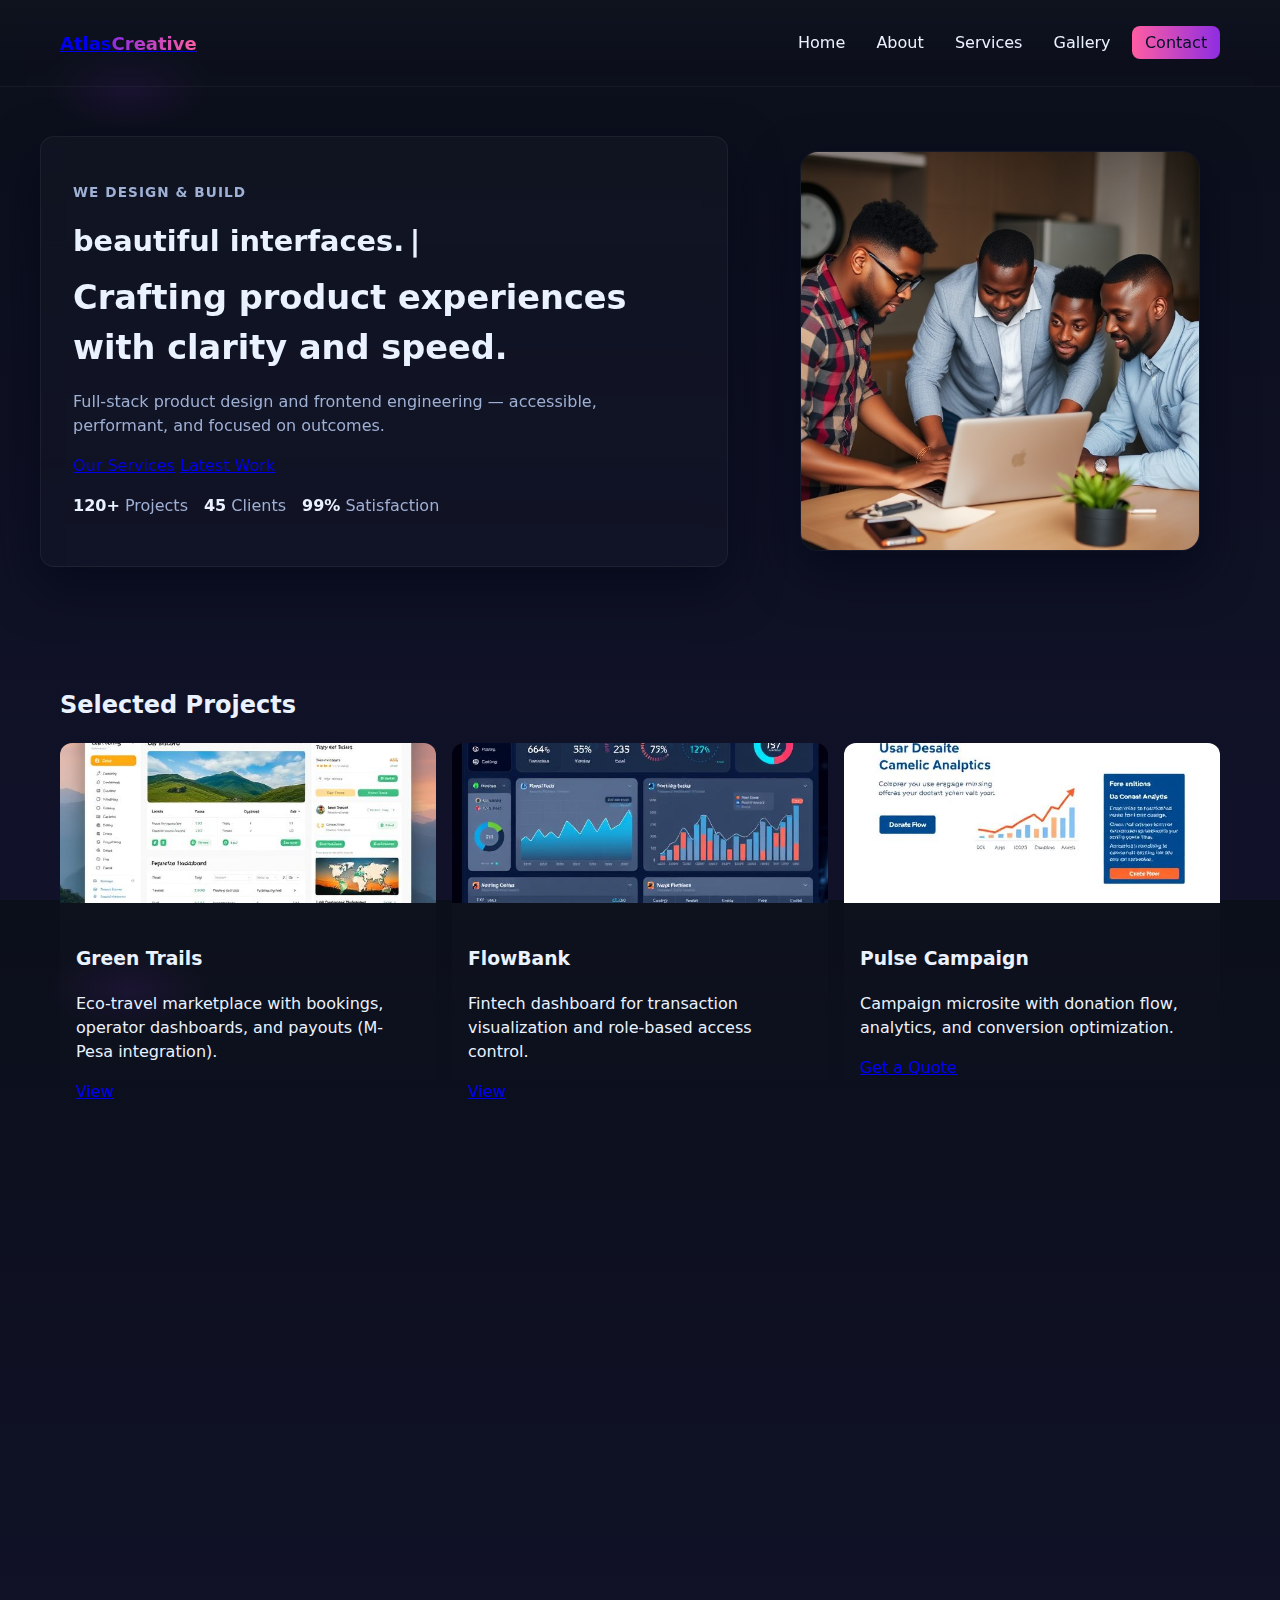
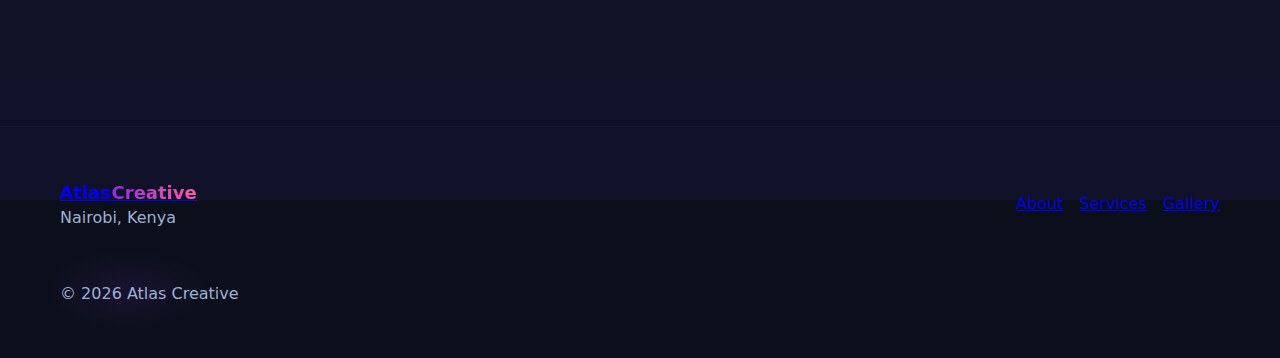
<file: index.html>
<!doctype html>
<html lang="en">
<head>
  <meta charset="utf-8"><meta name="viewport" content="width=device-width,initial-scale=1">
  <title>Atlas Creative — Home</title>
  <meta name="description" content="Atlas Creative — product design & engineering studio. Purple gradient, glassmorphism example.">
  <link rel="stylesheet" href="css/style.css">
  <script defer src="js/main.js"></script>
  <script defer src="js/gallery.js"></script>
</head>
<body>
  <!-- Header -->
  <header class="site-header" id="site-header">
    <div class="container header-inner">
      <a class="brand" href="index.html">Atlas<span>Creative</span></a>
      <div class="nav-actions">
        <button class="menu-btn" aria-controls="nav" aria-expanded="false">☰</button>
      </div>

      <nav class="primary-nav" id="nav" aria-label="Main navigation">
        <ul>
          <li><a href="index.html" class="nav-link">Home</a></li>
          <li><a href="about.html" class="nav-link">About</a></li>
          <li><a href="services.html" class="nav-link">Services</a></li>
          <li><a href="gallery.html" class="nav-link">Gallery</a></li>
          <li><a href="contact.html" class="nav-link cta">Contact</a></li>
        </ul>
      </nav>
    </div>
  </header>

  <main id="main">
    <!-- HERO -->
    <section class="hero container">
      <div class="hero-grid">
        <div class="hero-card reveal">
          <p class="eyebrow">We design & build</p>

          <div class="typing-wrap">
            <div class="typed" data-strings='["beautiful interfaces.","scalable products.","human-centered brands."]'>
              <span class="text" aria-hidden="true"></span><span class="cursor">|</span>
            </div>
          </div>

          <h2 class="hero-title">Crafting product experiences with clarity and speed.</h2>
          <p class="hero-lead">Full-stack product design and frontend engineering — accessible, performant, and focused on outcomes.</p>
          <div style="margin-top:1rem">
            <a href="services.html" class="btn">Our Services</a>
            <a href="#work" class="btn ghost">Latest Work</a>
          </div>

          <ul style="display:flex;gap:1rem;margin-top:1rem;list-style:none;padding:0;color:var(--muted)">
            <li><strong style="color:var(--text)">120+</strong> Projects</li>
            <li><strong style="color:var(--text)">45</strong> Clients</li>
            <li><strong style="color:var(--text)">99%</strong> Satisfaction</li>
          </ul>
        </div>

        <figure class="hero-art reveal">
          <img src="images/hero.jpg" alt="Team collaborating around laptops">
        </figure>
      </div>
    </section>

    <!-- Work -->
    <section id="work" class="container reveal" style="margin-top:2rem">
      <h2>Selected Projects</h2>
      <div class="projects-grid">
        <article class="project-card">
          <img src="images/project1.jpg" alt="Green Trails">
          <div class="card-body">
            <h3>Green Trails</h3>
            <p>Eco-travel marketplace with bookings, operator dashboards, and payouts (M-Pesa integration).</p>
            <div style="margin-top:.5rem"><a href="gallery.html" class="btn ghost">View</a></div>
          </div>
        </article>

        <article class="project-card">
          <img src="images/project2.jpg" alt="FlowBank">
          <div class="card-body">
            <h3>FlowBank</h3>
            <p>Fintech dashboard for transaction visualization and role-based access control.</p>
            <div style="margin-top:.5rem"><a href="gallery.html" class="btn ghost">View</a></div>
          </div>
        </article>

        <article class="project-card">
          <img src="images/project3.jpg" alt="Pulse Campaign">
          <div class="card-body">
            <h3>Pulse Campaign</h3>
            <p>Campaign microsite with donation flow, analytics, and conversion optimization.</p>
            <div style="margin-top:.5rem"><a href="contact.html" class="btn ghost">Get a Quote</a></div>
          </div>
        </article>
      </div>
    </section>

    <!-- Services preview -->
    <section class="container services-preview reveal" style="margin-top:2rem">
      <h2>Services</h2>
      <div class="services-grid" style="margin-top:1rem">
        <div class="service-card">
          <div class="service-icon">D</div>
          <h4>Product Design</h4>
          <p class="muted" style="color:var(--muted)">Research, prototyping, and design systems to scale product teams.</p>
        </div>
        <div class="service-card">
          <div class="service-icon">F</div>
          <h4>Frontend Engineering</h4>
          <p class="muted" style="color:var(--muted)">React, static sites, PWAs, and performance tuning.</p>
        </div>
        <div class="service-card">
          <div class="service-icon">I</div>
          <h4>Integrations</h4>
          <p class="muted" style="color:var(--muted)">Payment gateways, webhooks, analytics, notifications.</p>
        </div>
      </div>
    </section>

    <!-- CTA -->
    <section class="container cta-panel reveal" style="margin-top:2rem">
      <div style="display:flex;align-items:center;justify-content:space-between;gap:1rem;flex-wrap:wrap">
        <div>
          <h2>Ready to ship your product?</h2>
          <p class="muted" style="color:var(--muted)">Talk to us — we’ll map a 90-day plan to launch a minimum lovable product.</p>
        </div>
        <div><a href="contact.html" class="btn large">Get Proposal</a></div>
      </div>
    </section>
  </main>

  <!-- Footer -->
  <footer class="site-footer">
    <div class="container footer-grid">
      <div><a class="brand" href="index.html">Atlas<span>Creative</span></a><div class="muted" style="color:var(--muted)">Nairobi, Kenya</div></div>
      <div style="display:flex;gap:1rem"><a href="about.html">About</a><a href="services.html">Services</a><a href="gallery.html">Gallery</a></div>
    </div>
    <div class="container" style="margin-top:.75rem;color:var(--muted)">© <span id="year-home"></span> Atlas Creative</div>
  </footer>
</body>
</html>
</file>
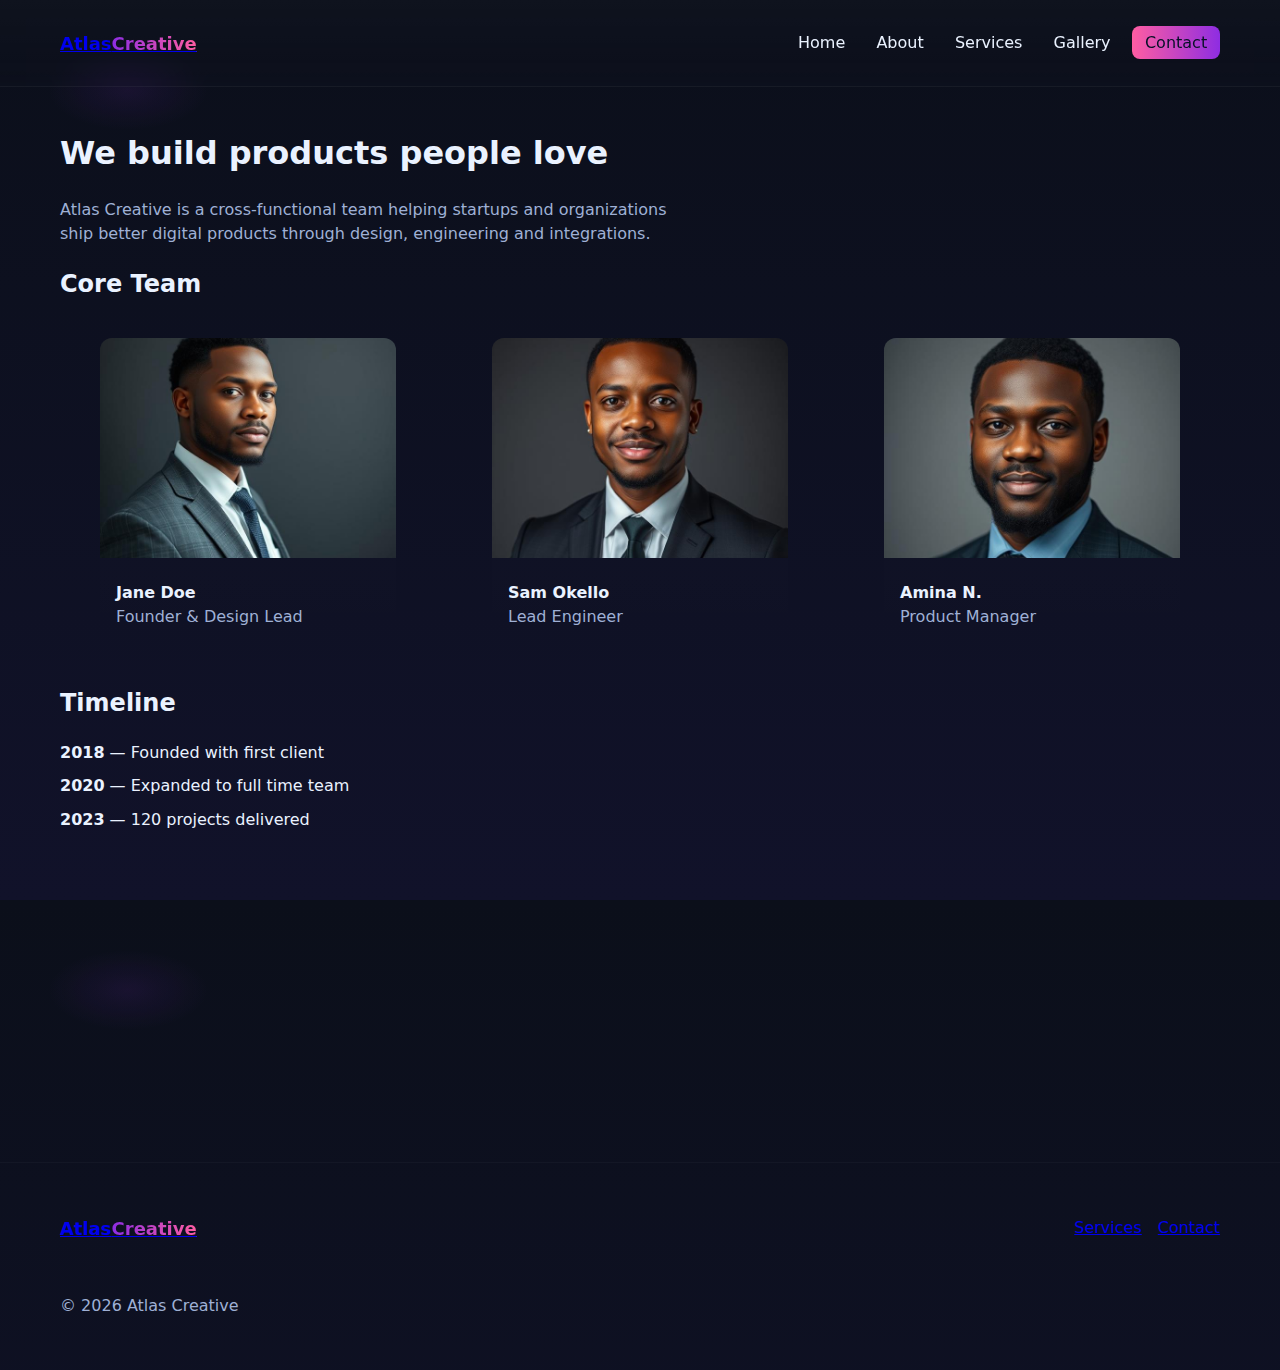
<file: about.html>
<!doctype html>
<html lang="en">
<head>
  <meta charset="utf-8"><meta name="viewport" content="width=device-width,initial-scale=1">
  <title>About — Atlas Creative</title>
  <meta name="description" content="About — mission, team and timeline">
  <link rel="stylesheet" href="css/style.css">
  <script defer src="js/main.js"></script>
</head>
<body>
  <header class="site-header">
    <div class="container header-inner">
      <a class="brand" href="index.html">Atlas<span>Creative</span></a>
      <div class="nav-actions">
        <button class="menu-btn" aria-controls="nav" aria-expanded="false">☰</button>
      </div>
      <nav class="primary-nav" id="nav" aria-label="Main nav">
        <ul><li><a href="index.html">Home</a></li><li><a href="about.html" class="nav-link">About</a></li><li><a href="services.html">Services</a></li><li><a href="gallery.html">Gallery</a></li><li><a href="contact.html" class="cta">Contact</a></li></ul>
      </nav>
    </div>
  </header>

  <main class="container" id="main">
    <section class="intro reveal">
      <h1>We build products people love</h1>
      <p class="hero-lead">Atlas Creative is a cross-functional team helping startups and organizations ship better digital products through design, engineering and integrations.</p>
    </section>

    <section class="team reveal" style="margin-top:1.25rem">
      <h2>Core Team</h2>
      <div class="projects-grid" style="margin-top:.75rem">
        <figure style="background:linear-gradient(180deg, rgba(255,255,255,0.02), transparent);border-radius:12px;overflow:hidden">
          <img src="images/team1.jpg" alt="Jane — Founder" style="width:100%;height:220px;object-fit:cover">
          <figcaption style="padding:1rem"><strong>Jane Doe</strong><div class="muted" style="color:var(--muted)">Founder & Design Lead</div></figcaption>
        </figure>
        <figure style="background:linear-gradient(180deg, rgba(255,255,255,0.02), transparent);border-radius:12px;overflow:hidden">
          <img src="images/team2.jpg" alt="Sam — Engineer" style="width:100%;height:220px;object-fit:cover">
          <figcaption style="padding:1rem"><strong>Sam Okello</strong><div class="muted" style="color:var(--muted)">Lead Engineer</div></figcaption>
        </figure>
        <figure style="background:linear-gradient(180deg, rgba(255,255,255,0.02), transparent);border-radius:12px;overflow:hidden">
          <img src="images/team3.jpg" alt="Amina — PM" style="width:100%;height:220px;object-fit:cover">
          <figcaption style="padding:1rem"><strong>Amina N.</strong><div class="muted" style="color:var(--muted)">Product Manager</div></figcaption>
        </figure>
      </div>
    </section>

    <section class="timeline reveal" style="margin-top:1.5rem">
      <h2>Timeline</h2>
      <ol style="list-style:none;padding:0;margin-top:1rem">
        <li style="margin-bottom:.6rem"><strong>2018</strong> — Founded with first client</li>
        <li style="margin-bottom:.6rem"><strong>2020</strong> — Expanded to full time team</li>
        <li style="margin-bottom:.6rem"><strong>2023</strong> — 120 projects delivered</li>
      </ol>
    </section>

    <section class="skills reveal" style="margin-top:1.5rem">
      <h2>Our Skills</h2>
      <div style="display:grid;gap:1rem;margin-top:.5rem">
        <div class="skill"><div style="display:flex;justify-content:space-between"><span>Frontend</span><strong>92%</strong></div><div class="bar"><i data-pct="92%"></i></div></div>
        <div class="skill"><div style="display:flex;justify-content:space-between"><span>Design</span><strong>88%</strong></div><div class="bar"><i data-pct="88%"></i></div></div>
        <div class="skill"><div style="display:flex;justify-content:space-between"><span>Integrations</span><strong>80%</strong></div><div class="bar"><i data-pct="80%"></i></div></div>
      </div>
    </section>
  </main>

  <footer class="site-footer">
    <div class="container footer-grid">
      <div><a class="brand" href="index.html">Atlas<span>Creative</span></a></div>
      <div style="display:flex;gap:1rem"><a href="services.html">Services</a><a href="contact.html">Contact</a></div>
    </div>
    <div class="container" style="margin-top:.75rem;color:var(--muted)">© <span id="year-about"></span> Atlas Creative</div>
  </footer>
</body>
</html>
</file>
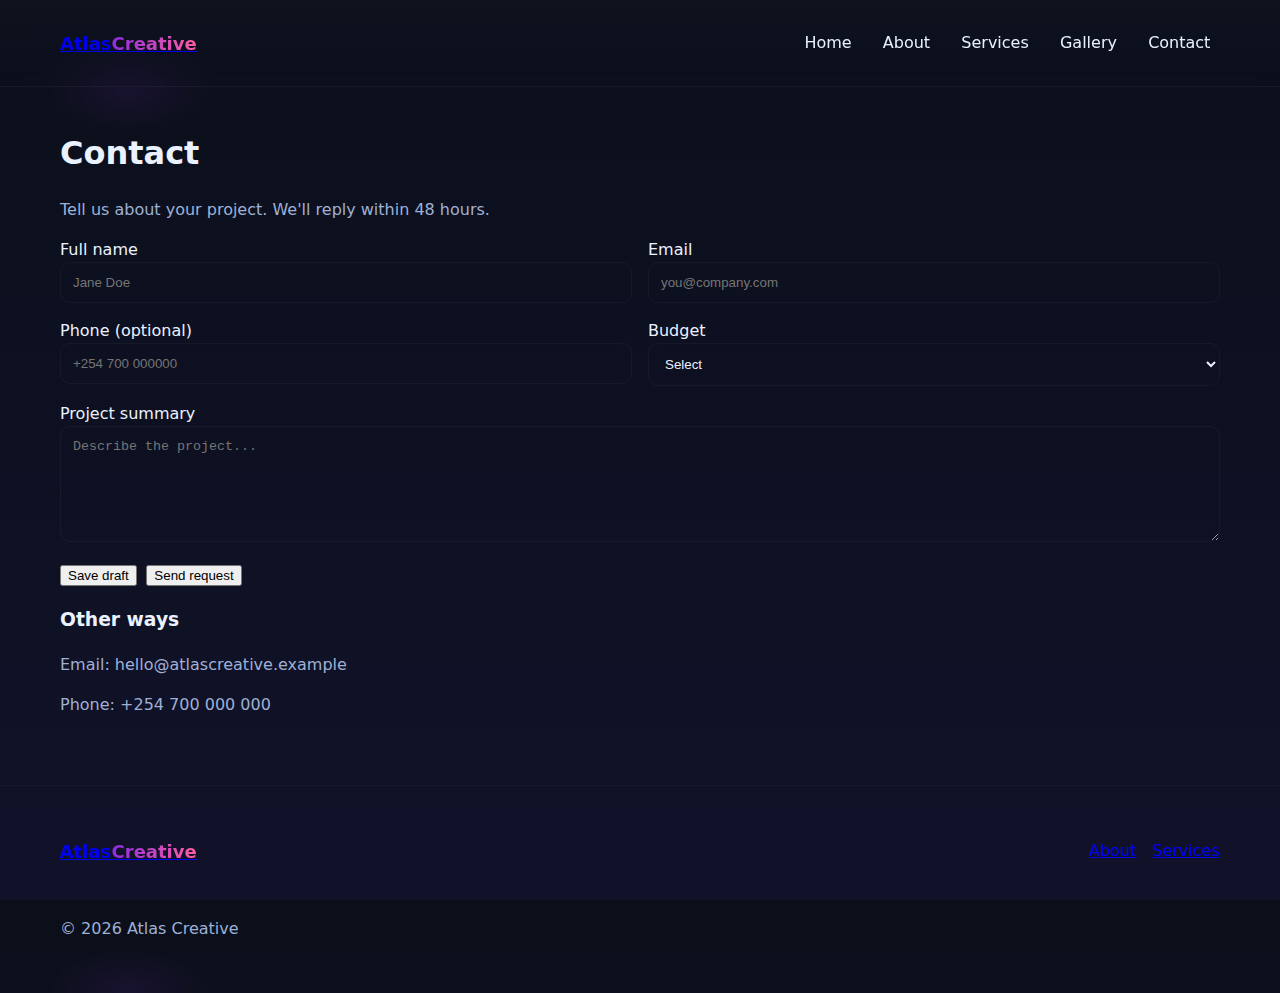
<file: contact.html>
<!doctype html>
<html lang="en">
<head>
  <meta charset="utf-8"><meta name="viewport" content="width=device-width,initial-scale=1">
  <title>Contact — Atlas Creative</title>
  <meta name="description" content="Contact form with validation and draft save.">
  <link rel="stylesheet" href="css/style.css">
  <script defer src="js/main.js"></script>
  <script defer src="js/form.js"></script>
</head>
<body>
  <header class="site-header">
    <div class="container header-inner">
      <a class="brand" href="index.html">Atlas<span>Creative</span></a>
      <div class="nav-actions"><button class="menu-btn" aria-controls="nav" aria-expanded="false">☰</button></div>
      <nav class="primary-nav" id="nav"><ul><li><a href="index.html">Home</a></li><li><a href="about.html">About</a></li><li><a href="services.html">Services</a></li><li><a href="gallery.html">Gallery</a></li><li><a href="contact.html" class="nav-link">Contact</a></li></ul></nav>
    </div>
  </header>

  <main class="container" id="main">
    <section class="contact-hero reveal"><h1>Contact</h1><p class="hero-lead">Tell us about your project. We'll reply within 48 hours.</p></section>

    <section class="contact-form-section reveal" style="margin-top:1rem">
      <form id="contact-form" novalidate>
        <div class="form-grid">
          <label>Full name
            <input name="name" type="text" required placeholder="Jane Doe">
          </label>
          <label>Email
            <input name="email" type="email" required placeholder="you@company.com">
          </label>
          <label>Phone (optional)
            <input name="phone" type="tel" placeholder="+254 700 000000">
          </label>
          <label>Budget
            <select name="budget">
              <option value="">Select</option>
              <option value="under5k">Under $5k</option>
              <option value="5k-20k">$5k–$20k</option>
              <option value="20kplus">$20k+</option>
            </select>
          </label>
          <label class="full">Project summary
            <textarea name="message" rows="6" required placeholder="Describe the project..."></textarea>
          </label>
        </div>

        <div class="form-actions" style="margin-top:1rem">
          <button id="save-draft" type="button" class="btn ghost">Save draft</button>
          <button id="submit-btn" type="submit" class="btn">Send request</button>
        </div>

        <div id="form-status" class="form-status" aria-live="polite" style="margin-top:.6rem;color:var(--muted)"></div>
      </form>
    </section>

    <aside style="margin-top:1.25rem" class="reveal">
      <h3>Other ways</h3>
      <p class="muted" style="color:var(--muted)">Email: hello@atlascreative.example</p>
      <p class="muted" style="color:var(--muted)">Phone: +254 700 000 000</p>
    </aside>
  </main>

  <footer class="site-footer"><div class="container footer-grid"><div><a class="brand" href="index.html">Atlas<span>Creative</span></a></div><div style="display:flex;gap:1rem"><a href="about.html">About</a><a href="services.html">Services</a></div></div><div class="container" style="margin-top:.75rem;color:var(--muted)">© <span id="year-contact"></span> Atlas Creative</div></footer>
</body>
</html>
</file>
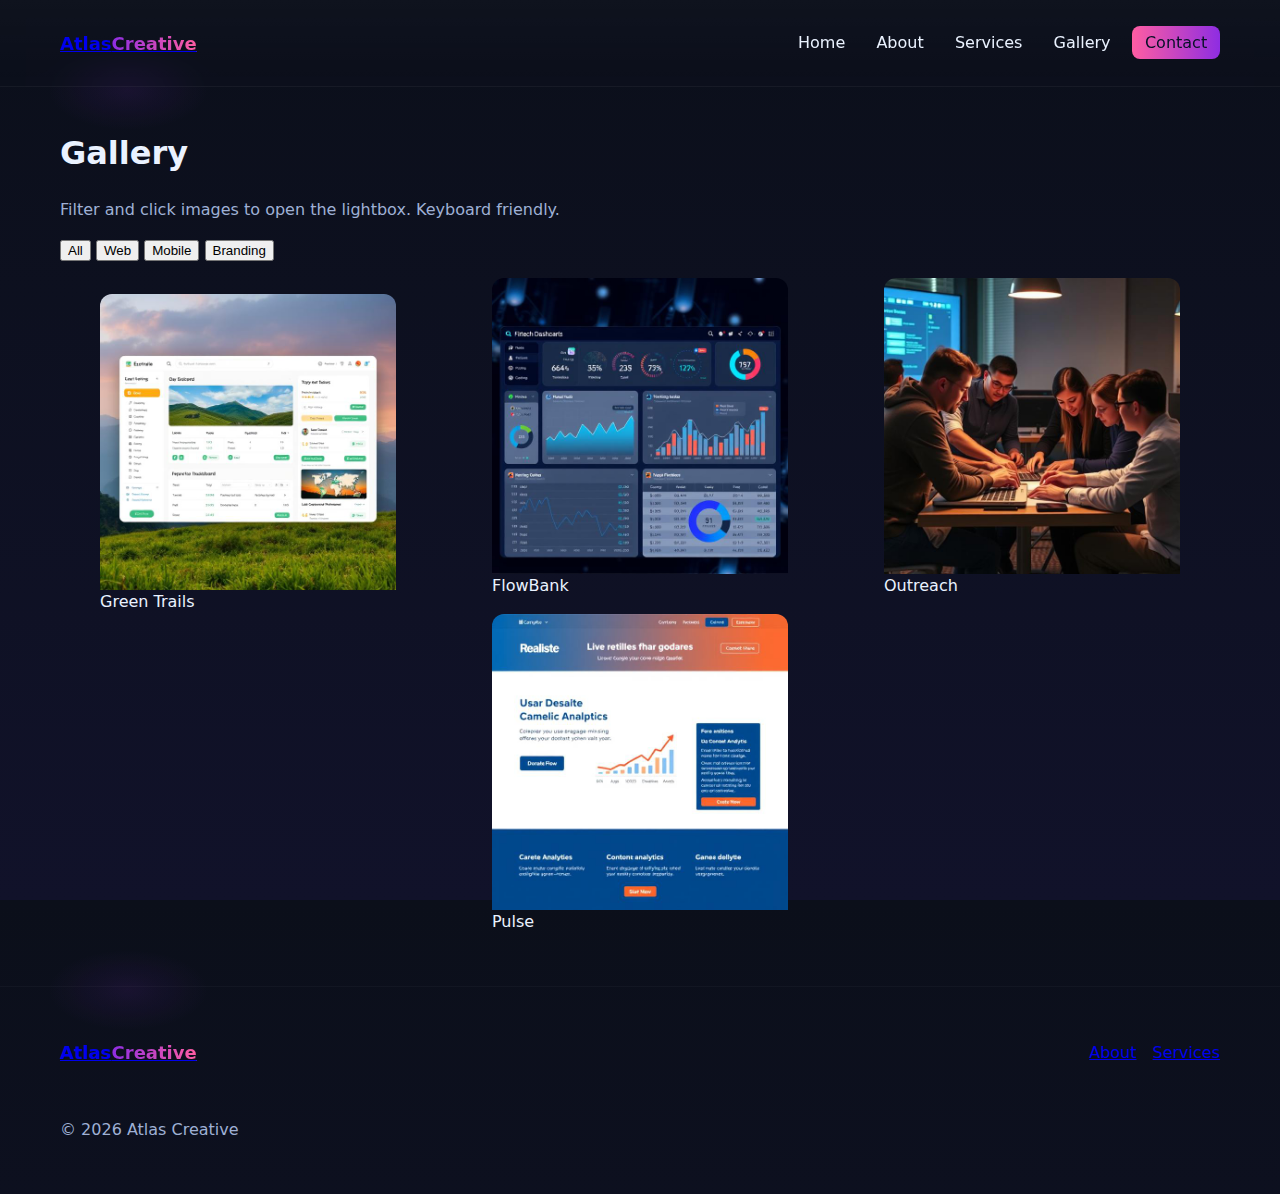
<file: gallery.html>
<!doctype html>
<html lang="en">
<head>
  <meta charset="utf-8"><meta name="viewport" content="width=device-width,initial-scale=1">
  <title>Gallery — Atlas Creative</title>
  <meta name="description" content="Project gallery with filter and accessible lightbox.">
  <link rel="stylesheet" href="css/style.css">
  <script defer src="js/main.js"></script>
  <script defer src="js/gallery.js"></script>
</head>
<body>
  <header class="site-header">
    <div class="container header-inner">
      <a class="brand" href="index.html">Atlas<span>Creative</span></a>
      <div class="nav-actions"><button class="menu-btn" aria-controls="nav" aria-expanded="false">☰</button></div>
      <nav class="primary-nav" id="nav"><ul><li><a href="index.html">Home</a></li><li><a href="about.html">About</a></li><li><a href="services.html">Services</a></li><li><a href="gallery.html" class="nav-link">Gallery</a></li><li><a href="contact.html" class="cta">Contact</a></li></ul></nav>
    </div>
  </header>

  <main class="container" id="main">
    <section class="gallery-hero reveal"><h1>Gallery</h1><p class="hero-lead">Filter and click images to open the lightbox. Keyboard friendly.</p></section>

    <div style="margin:1rem 0" class="filters reveal">
      <button class="filter active" data-filter="all">All</button>
      <button class="filter" data-filter="web">Web</button>
      <button class="filter" data-filter="mobile">Mobile</button>
      <button class="filter" data-filter="branding">Branding</button>
    </div>

    <section id="gallery-grid" class="gallery-grid reveal">
      <figure class="gallery-item" data-category="web"><img src="images/project1.jpg" alt="Green Trails"><figcaption>Green Trails</figcaption></figure>
      <figure class="gallery-item" data-category="mobile"><img src="images/project2.jpg" alt="FlowBank"><figcaption>FlowBank</figcaption></figure>
      <figure class="gallery-item" data-category="branding"><img src="images/project3.jpg" alt="Pulse"><figcaption>Pulse</figcaption></figure>
      <figure class="gallery-item" data-category="web"><img src="images/project4.jpg" alt="Outreach"><figcaption>Outreach</figcaption></figure>
    </section>
  </main>

  <!-- Lightbox is created by gallery.js if missing; id/site-lightbox used by script -->

  <footer class="site-footer"><div class="container footer-grid"><div><a class="brand" href="index.html">Atlas<span>Creative</span></a></div><div style="display:flex;gap:1rem"><a href="about.html">About</a><a href="services.html">Services</a></div></div><div class="container" style="margin-top:.75rem;color:var(--muted)">© <span id="year-gallery"></span> Atlas Creative</div></footer>
</body>
</html>
</file>
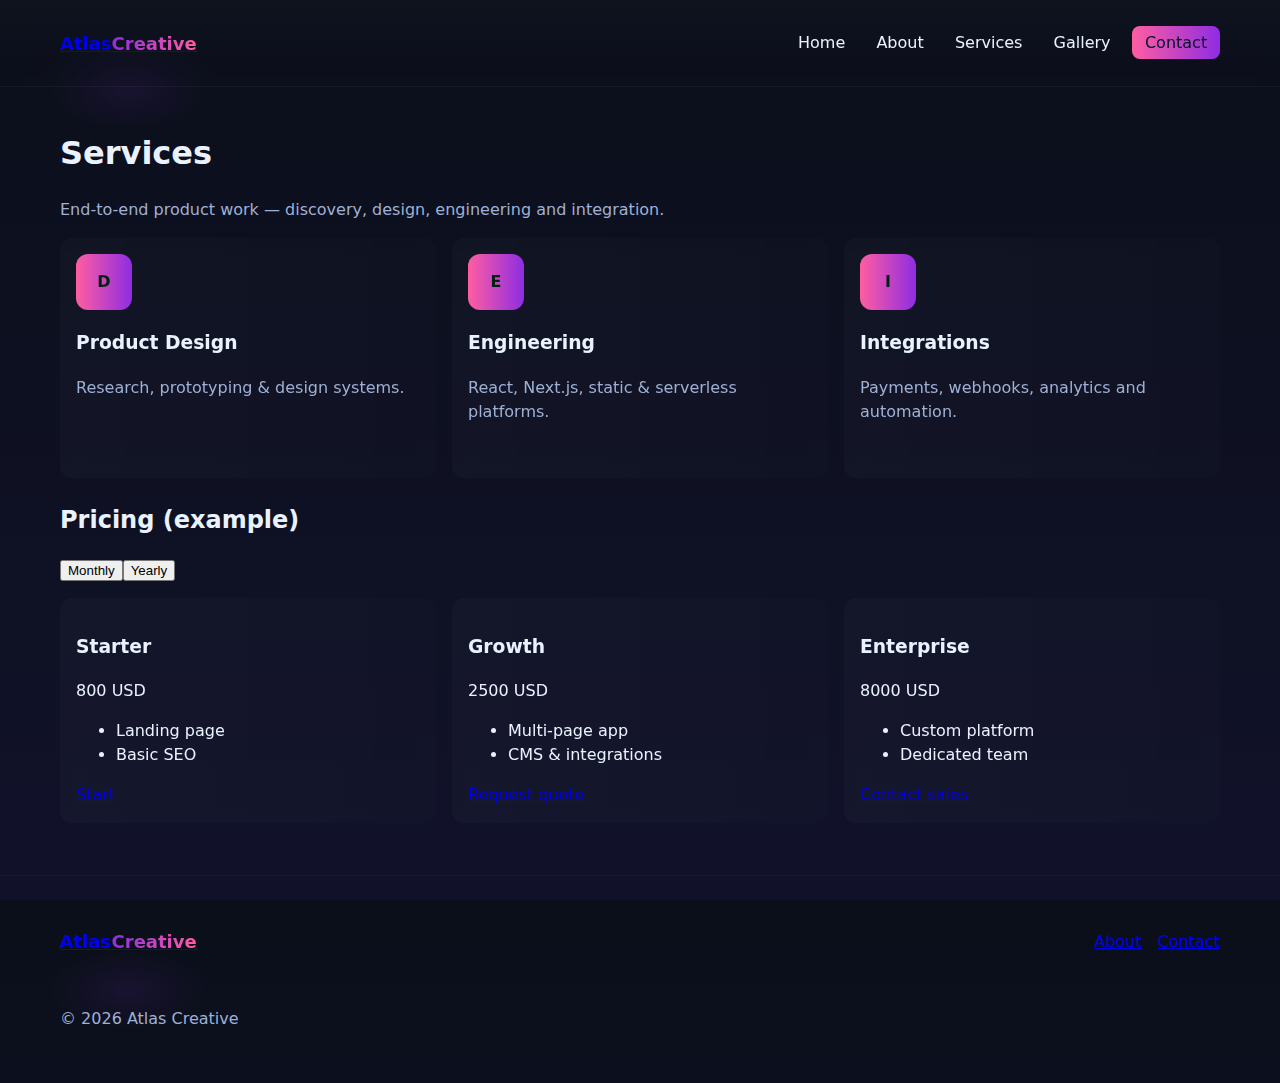
<file: services.html>
<!doctype html>
<html lang="en">
<head>
  <meta charset="utf-8"><meta name="viewport" content="width=device-width,initial-scale=1">
  <title>Services — Atlas Creative</title>
  <meta name="description" content="Services: product design, engineering, integrations">
  <link rel="stylesheet" href="css/style.css">
  <script defer src="js/main.js"></script>
</head>
<body>
  <header class="site-header">
    <div class="container header-inner">
      <a class="brand" href="index.html">Atlas<span>Creative</span></a>
      <div class="nav-actions"><button class="menu-btn" aria-controls="nav" aria-expanded="false">☰</button></div>
      <nav class="primary-nav" id="nav"><ul><li><a href="index.html">Home</a></li><li><a href="about.html">About</a></li><li><a href="services.html" class="nav-link">Services</a></li><li><a href="gallery.html">Gallery</a></li><li><a href="contact.html" class="cta">Contact</a></li></ul></nav>
    </div>
  </header>

  <main class="container">
    <section class="services-hero reveal">
      <h1>Services</h1>
      <p class="hero-lead">End-to-end product work — discovery, design, engineering and integration.</p>
    </section>

    <section class="service-list reveal" style="margin-top:1rem">
      <div class="services-grid">
        <div class="flip-card">
          <div class="flip-inner">
            <div class="flip-front service-card">
              <div class="service-icon">D</div><h3>Product Design</h3><p class="muted" style="color:var(--muted)">Research, prototyping & design systems.</p>
            </div>
            <div class="flip-back">
              <h4>Design Offer</h4><p>Workshops, flows, hi-fi prototypes and system libraries.</p><a href="contact.html" class="btn">Hire designer</a>
            </div>
          </div>
        </div>

        <div class="flip-card">
          <div class="flip-inner">
            <div class="flip-front service-card">
              <div class="service-icon">E</div><h3>Engineering</h3><p class="muted" style="color:var(--muted)">React, Next.js, static & serverless platforms.</p>
            </div>
            <div class="flip-back">
              <h4>Engineering Offer</h4><p>Robust frontends, SSR/SSG, accessibility and performance.</p><a href="contact.html" class="btn">Get devs</a>
            </div>
          </div>
        </div>

        <div class="flip-card">
          <div class="flip-inner">
            <div class="flip-front service-card">
              <div class="service-icon">I</div><h3>Integrations</h3><p class="muted" style="color:var(--muted)">Payments, webhooks, analytics and automation.</p>
            </div>
            <div class="flip-back">
              <h4>Integrations Offer</h4><p>Secure payment flows, callbacks, retries and monitoring.</p><a href="contact.html" class="btn">Integrate</a>
            </div>
          </div>
        </div>
      </div>
    </section>

    <section class="pricing reveal" style="margin-top:1.5rem">
      <h2>Pricing (example)</h2>
      <div style="display:flex;gap:1rem;align-items:center;margin-top:.6rem">
        <div class="billing-toggle"><button class="billing-btn active" data-period="monthly">Monthly</button><button class="billing-btn" data-period="yearly">Yearly</button></div>
      </div>

      <div style="display:grid;grid-template-columns:repeat(3,1fr);gap:1rem;margin-top:1rem">
        <div class="service-card"><h3>Starter</h3><p class="price"><span data-monthly="800" data-yearly="8000">800</span> USD</p><ul><li>Landing page</li><li>Basic SEO</li></ul><a href="contact.html" class="btn">Start</a></div>
        <div class="service-card"><h3>Growth</h3><p class="price"><span data-monthly="2500" data-yearly="25000">2500</span> USD</p><ul><li>Multi-page app</li><li>CMS & integrations</li></ul><a href="contact.html" class="btn">Request quote</a></div>
        <div class="service-card"><h3>Enterprise</h3><p class="price"><span data-monthly="8000" data-yearly="80000">8000</span> USD</p><ul><li>Custom platform</li><li>Dedicated team</li></ul><a href="contact.html" class="btn">Contact sales</a></div>
      </div>
    </section>
  </main>

  <footer class="site-footer"><div class="container footer-grid"><div><a class="brand" href="index.html">Atlas<span>Creative</span></a></div><div style="display:flex;gap:1rem"><a href="about.html">About</a><a href="contact.html">Contact</a></div></div><div class="container" style="margin-top:.75rem;color:var(--muted)">© <span id="year-services"></span> Atlas Creative</div></footer>
</body>
</html>
</file>
<file: css/style.css>
/* css/style.css
   Dark / White / Purple gradient + glassmorphism + responsive layout
   Use system fonts for speed; replace with Google Fonts if desired.
*/

:root{
  --bg-dark-1:#0b0f1a;
  --bg-dark-2:#11122a;
  --accent-purple:#8e2de2;
  --accent-magenta:#ff5da2;
  --glass-01: rgba(255,255,255,0.06);
  --glass-02: rgba(255,255,255,0.035);
  --glass-border: rgba(255,255,255,0.06);
  --text: #eaf2ff;
  --muted: #9fb0d5;
  --radius:14px;
  --max-width:1200px;
  --shadow: 0 20px 50px rgba(2,6,23,0.6);
  --transition: 300ms cubic-bezier(.2,.9,.3,1);
}

/* Reset & base */
*{box-sizing:border-box}
html,body{height:100%}
body{
  margin:0;
  font-family:Inter, system-ui, -apple-system, "Segoe UI", Roboto, "Helvetica Neue", Arial;
  color:var(--text);
  background:
    radial-gradient(800px 400px at 10% 10%, rgba(142,45,226,0.10), transparent 10%),
    linear-gradient(180deg,var(--bg-dark-1),var(--bg-dark-2));
  -webkit-font-smoothing:antialiased;
  -moz-osx-font-smoothing:grayscale;
  line-height:1.5;
}
.container{max-width:var(--max-width);margin:0 auto;padding:1.25rem}

/* ---------- NAVBAR ---------- */
.site-header{
  position:sticky;top:0;z-index:80;padding:.6rem 0;
  backdrop-filter: blur(10px);
  background: linear-gradient(180deg, rgba(255,255,255,0.02), transparent);
  border-bottom: 1px solid rgba(255,255,255,0.03);
  transition: padding var(--transition), box-shadow var(--transition);
}
.site-header.shrink{padding:.15rem 0;box-shadow:var(--shadow)}
.header-inner{display:flex;align-items:center;justify-content:space-between;gap:1rem;align-items:center}
.brand{font-weight:800;font-size:1.125rem}
.brand span{background:linear-gradient(90deg,var(--accent-purple),var(--accent-magenta));-webkit-background-clip:text;background-clip:text;color:transparent}
.nav-actions{display:flex;gap:.5rem;align-items:center}

/* primary nav */
.primary-nav{display:flex}
.primary-nav ul{display:flex;list-style:none;margin:0;padding:0;gap:.75rem;align-items:center}
.primary-nav a{color:var(--text);text-decoration:none;padding:.45rem .6rem;border-radius:8px;transition:background var(--transition)}
.primary-nav a:hover{background:rgba(255,255,255,0.02)}
.primary-nav a.cta{background:linear-gradient(90deg,var(--accent-magenta),var(--accent-purple));color:#051026;padding:.45rem .8rem}

/* mobile */
.menu-btn{display:none;background:transparent;border:0;color:var(--text);font-size:1.1rem;padding:.4rem;border-radius:8px;cursor:pointer}
@media (max-width:920px){
  .menu-btn{display:inline-flex}
  .primary-nav{position:fixed;right:0;top:64px;height:calc(100vh - 64px);width:320px;padding:1rem;background:linear-gradient(180deg, rgba(255,255,255,0.02), transparent);transform:translateX(110%);transition:transform var(--transition);backdrop-filter: blur(12px);box-shadow:var(--shadow)}
  .primary-nav.open{transform:translateX(0)}
  .primary-nav ul{flex-direction:column;align-items:flex-start;gap:0.6rem}
}

/* utility */
.skip-link{position:absolute;left:-999px}
.skip-link:focus{left:1rem;top:1rem;background:#fff;color:#000;padding:.4rem .6rem;border-radius:6px}

/* ---------- HERO ---------- */
.hero{padding:3rem 0}
.hero-grid{display:grid;grid-template-columns:1fr 480px;gap:2rem;align-items:center}
.hero-card{background:linear-gradient(180deg, rgba(255,255,255,0.02), rgba(255,255,255,0.01));padding:2rem;border-radius:var(--radius);backdrop-filter: blur(10px);box-shadow:var(--shadow);border:1px solid var(--glass-border)}
.eyebrow{font-size:.85rem;color:var(--muted);font-weight:700;letter-spacing:.08em;text-transform:uppercase}
.hero-title{font-size:2.1rem;margin:.35rem 0;font-weight:800}
.hero-lead{color:var(--muted);max-width:62ch}

/* TYPING - fixed height container so typing doesn't change layout */
.typing-wrap{height:3.2rem; /* reserve space */ display:flex;align-items:center}
.typed{font-weight:800;font-size:1.8rem}
.typed .cursor{display:inline-block;margin-left:.35rem;animation:blink 700ms step-end infinite}
@keyframes blink{50%{opacity:0}}

/* hero art */
.hero-art{border-radius:18px;overflow:hidden;box-shadow:var(--shadow);border:1px solid rgba(255,255,255,0.04)}
.hero-art img{width:100%;height:100%;object-fit:cover;display:block}

/* ---------- PROJECT GRID ---------- */
.projects-grid{display:grid;grid-template-columns:repeat(3,1fr);gap:1rem;margin-top:1rem}
.project-card{background:linear-gradient(180deg, rgba(255,255,255,0.02), transparent);border-radius:12px;overflow:hidden;transition:transform var(--transition), box-shadow var(--transition);cursor:default}
.project-card:hover{transform:translateY(-8px);box-shadow:0 20px 50px rgba(2,6,23,0.55)}
.project-card img{width:100%;height:160px;object-fit:cover}
.card-body{padding:1rem}

/* ---------- SERVICES ---------- */
.services-grid{display:grid;grid-template-columns:repeat(3,1fr);gap:1rem}
.service-card{background:linear-gradient(90deg, rgba(255,255,255,0.025), rgba(255,255,255,0.01));padding:1rem;border-radius:12px;backdrop-filter: blur(6px);transition:transform var(--transition)}
.service-card:hover{transform:translateY(-8px);box-shadow:var(--shadow)}
.service-icon{width:56px;height:56px;border-radius:12px;background:linear-gradient(90deg,var(--accent-magenta),var(--accent-purple));display:flex;align-items:center;justify-content:center;color:#021;font-weight:800}

/* ---------- FLIP CARD (services detail) ---------- */
.flip-card{perspective:1000px}
.flip-inner{transition:transform .7s;transform-style:preserve-3d;border-radius:12px}
.flip-card:hover .flip-inner{transform:rotateY(180deg)}
.flip-front,.flip-back{backface-visibility:hidden;border-radius:12px;min-height:240px;padding:1rem}
.flip-back{transform:rotateY(180deg);position:absolute;inset:0;background:linear-gradient(180deg, rgba(255,255,255,0.02), rgba(255,255,255,0.01))}

/* ---------- GALLERY (masonry-like) ---------- */
.gallery-grid{column-count:3;column-gap:1rem;gap:1rem}
.gallery-item{break-inside:avoid;margin-bottom:1rem;border-radius:12px;overflow:hidden;cursor:pointer;transition:transform .25s}
.gallery-item img{width:100%;height:auto;display:block}
@media (max-width:1000px){.gallery-grid{column-count:2}}
@media (max-width:600px){.gallery-grid{column-count:1}}

/* LIGHTBOX */
.lightbox{position:fixed;inset:0;display:flex;align-items:center;justify-content:center;background:rgba(2,6,23,0.85);z-index:300;padding:2rem;visibility:hidden;opacity:0;transition:opacity .18s ease, visibility .18s}
.lightbox.show{visibility:visible;opacity:1}
.lb-stage{max-width:1100px;max-height:85vh;overflow:hidden;border-radius:12px}
.lb-stage img{width:100%;height:auto;display:block}
.lb-close{position:absolute;top:1.25rem;right:1.25rem;background:transparent;border:0;color:var(--text);font-size:2rem}
.lb-prev,.lb-next{position:absolute;top:50%;transform:translateY(-50%);font-size:2rem;color:var(--text);padding:.6rem;background:rgba(0,0,0,0.24);border-radius:8px;cursor:pointer}
.lb-prev{left:1rem} .lb-next{right:1rem}

/* ---------- CONTACT FORM ---------- */
.form-grid{display:grid;grid-template-columns:repeat(2,1fr);gap:1rem}
.form-grid .full{grid-column:1/-1}
input,textarea,select{width:100%;padding:.75rem;border-radius:10px;border:1px solid rgba(255,255,255,0.04);background:transparent;color:var(--text)}
textarea{resize:vertical}
.form-actions{display:flex;gap:.6rem;align-items:center}

/* skill bars */
.skill{background:linear-gradient(180deg, rgba(255,255,255,0.02), transparent);padding:.6rem;border-radius:8px}
.skill .bar{height:12px;border-radius:8px;background:rgba(255,255,255,0.03);overflow:hidden}
.skill .bar>i{display:block;height:100%;width:0;background:linear-gradient(90deg,var(--accent-magenta),var(--accent-purple));transition:width .9s ease}

/* reveal micro */
.reveal{opacity:0;transform:translateY(18px);transition:opacity .6s ease, transform .6s ease}
.reveal.is-visible{opacity:1;transform:none}

/* footer */
.site-footer{border-top:1px solid rgba(255,255,255,0.03);padding:2rem 0;margin-top:2rem}
.footer-grid{display:flex;justify-content:space-between;align-items:center;gap:1rem;flex-wrap:wrap}

/* small screens */
@media (max-width:920px){
  .hero-grid{grid-template-columns:1fr}
  .projects-grid{grid-template-columns:1fr}
  .services-grid{grid-template-columns:1fr}
  .form-grid{grid-template-columns:1fr}
  .primary-nav{width:80%}
}

/* focus */
:focus{outline:3px solid rgba(142,45,226,0.18);outline-offset:2px;border-radius:6px}
</file>
